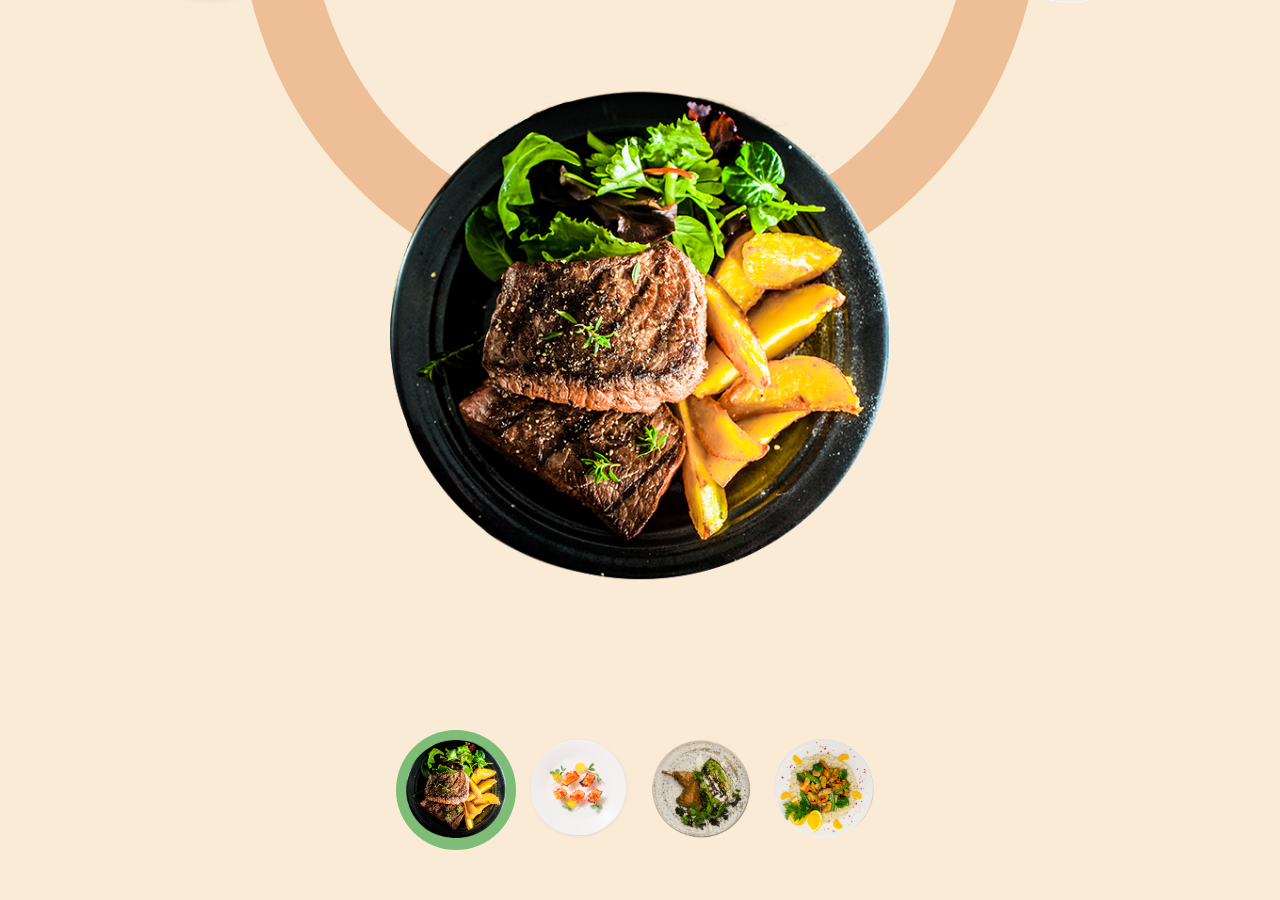
<file: circle-slider/index.html>
<!DOCTYPE html>
<html lang="en">
  <head>
    <meta charset="UTF-8" />
    <meta http-equiv="X-UA-Compatible" content="IE=edge" />
    <meta name="viewport" content="width=device-width, initial-scale=1.0" />
    <link rel="stylesheet" href="style.css" />
    <script src="app.js" defer></script>
    <title>Circle Slider</title>
  </head>
  <body>
    <div class="slideshow">
      <div class="carousel">
        <div class="slide active">
          <img src="images/food-img-1.png" />
        </div>
        <div class="slide">
          <img src="images/food-img-2.png" />
        </div>
        <div class="slide">
          <img src="images/food-img-3.png" />
        </div>
        <div class="slide">
          <img src="images/food-img-4.png" />
        </div>
      </div>
      <div class="controls">
        <a href="#" data-index="1" class="active">
          <img src="images/control-img-1.png" />
        </a>
        <a href="#" data-index="2">
          <img src="images/control-img-2.png" />
        </a>
        <a href="#" data-index="3">
          <img src="images/control-img-3.png" />
        </a>
        <a href="#" data-index="4">
          <img src="images/control-img-4.png" />
        </a>
      </div>
    </div>
  </body>
</html>
</file>
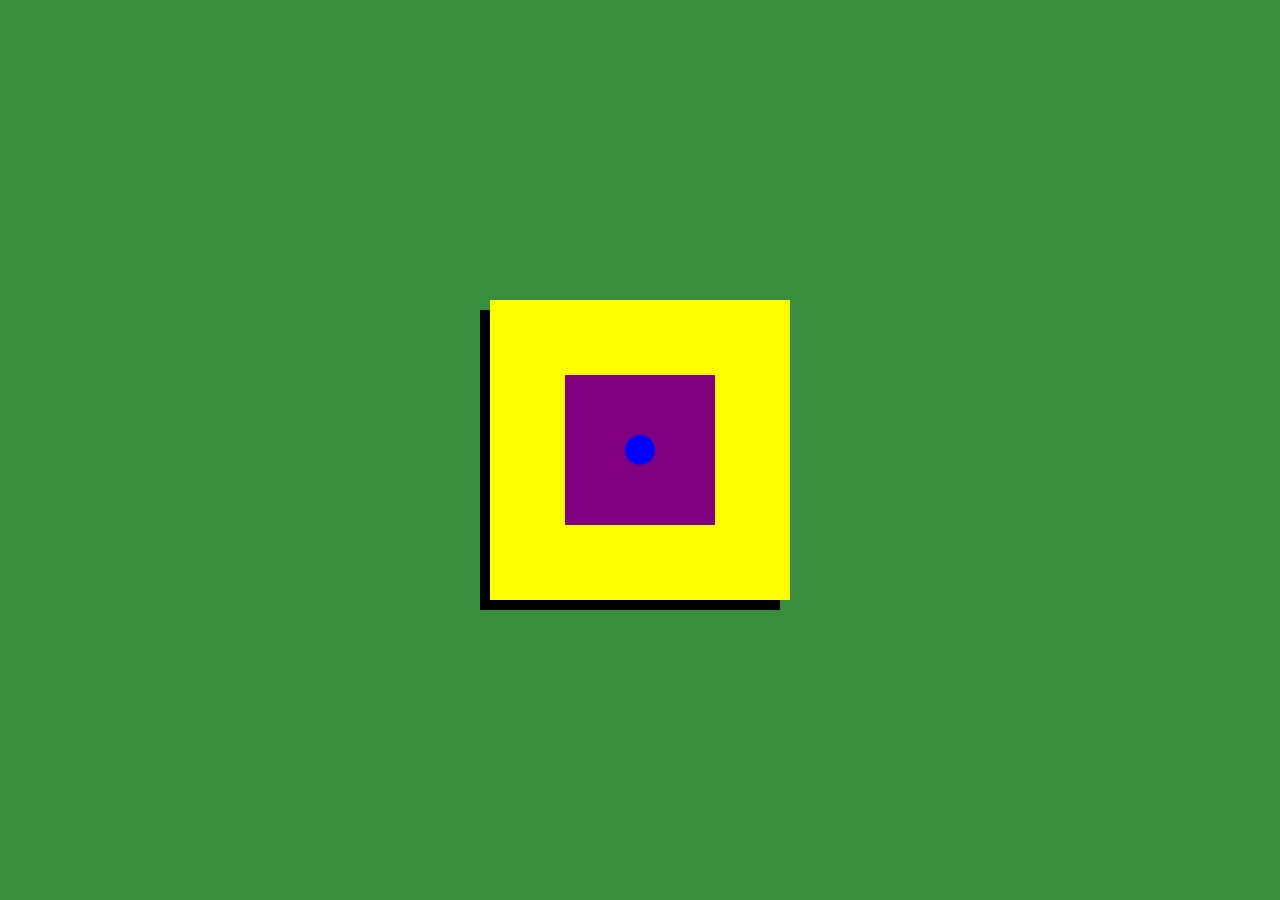
<file: dice/index.html>
<!DOCTYPE html>
<html lang="en">
<head>
    <meta charset="UTF-8">
    <meta name="viewport" content="width=device-width, initial-scale=1.0">
    <link rel="stylesheet" href="./style.css">
    <title>dice | erickloolpez</title>
</head>
<body>
    <div class="container">
        <div class="dice">
            <div class="face front"></div>
            <div class="face back"></div>
            <div class="face left"></div>
            <div class="face right"></div>
            <div class="face top"></div>
            <div class="face bottom"></div>
        </div>
    </div>
    
        </div>
    </div>
    
</body>
</html>
</file>
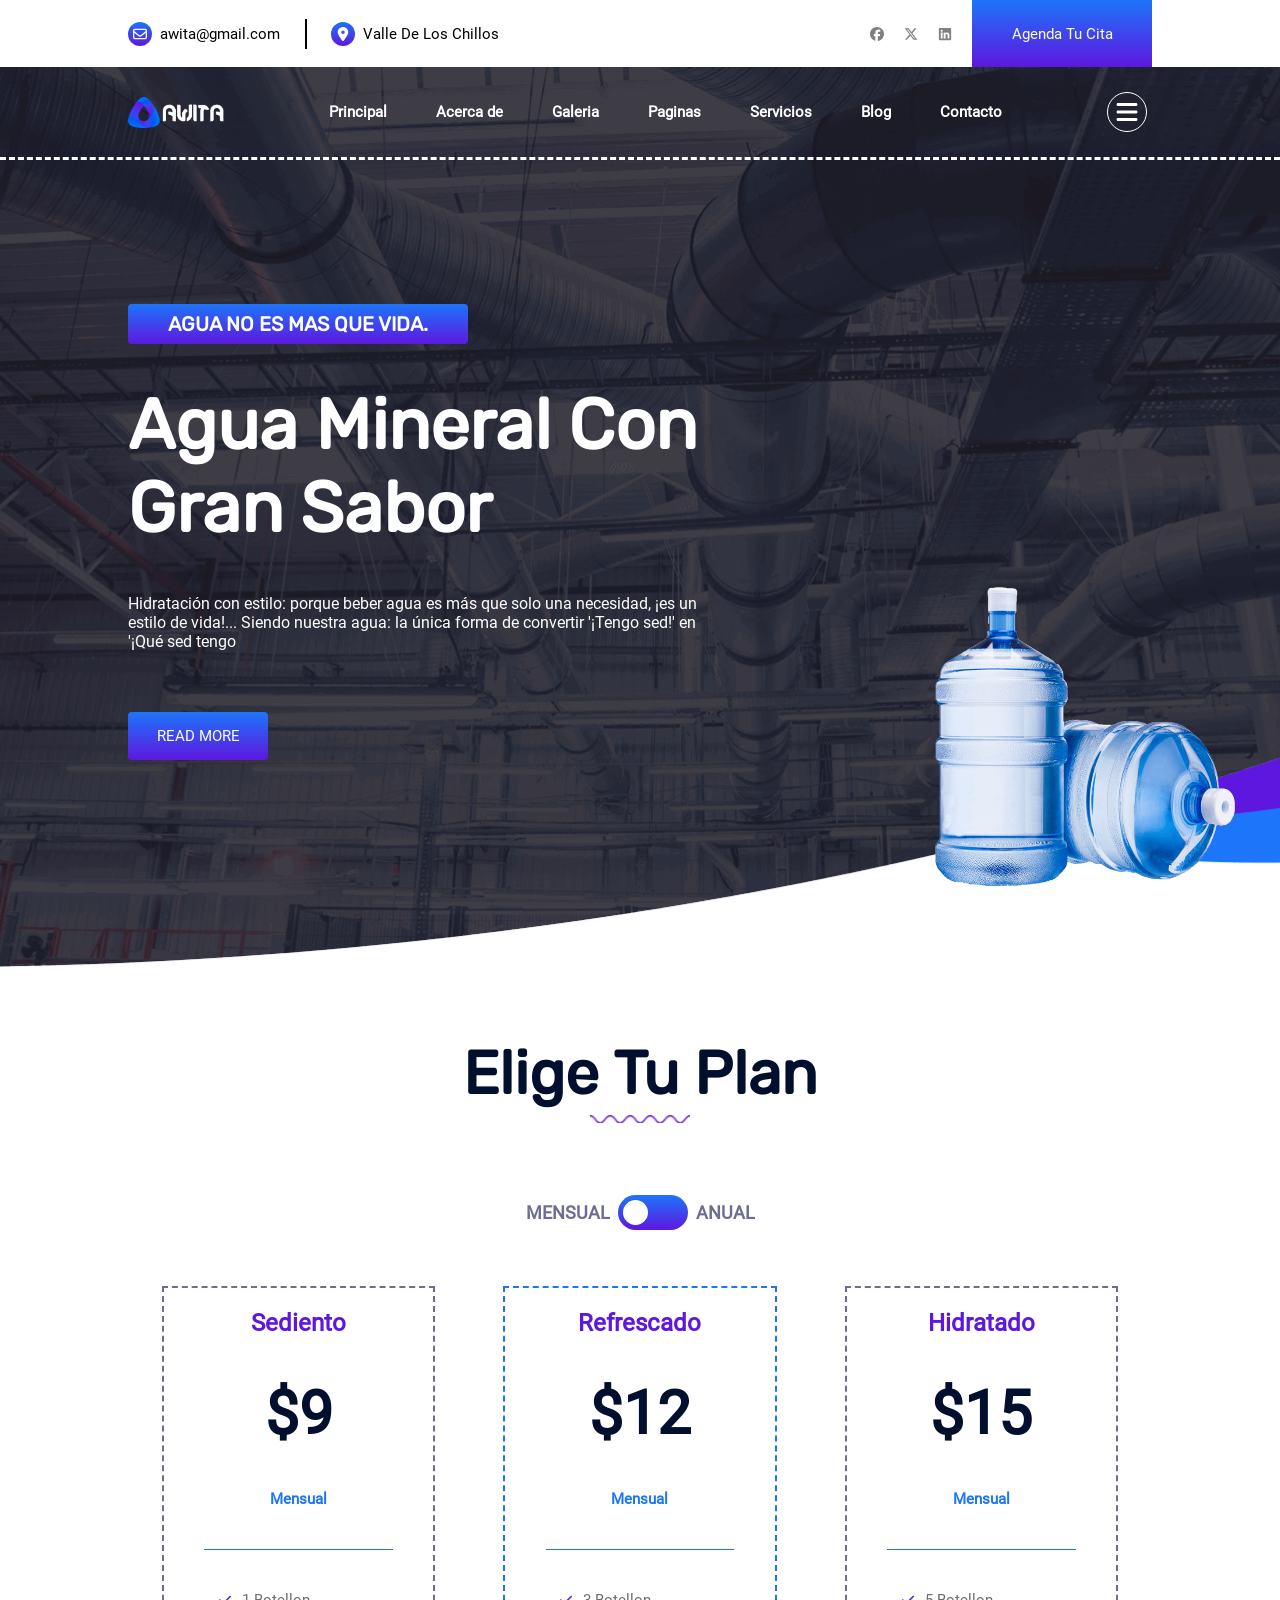
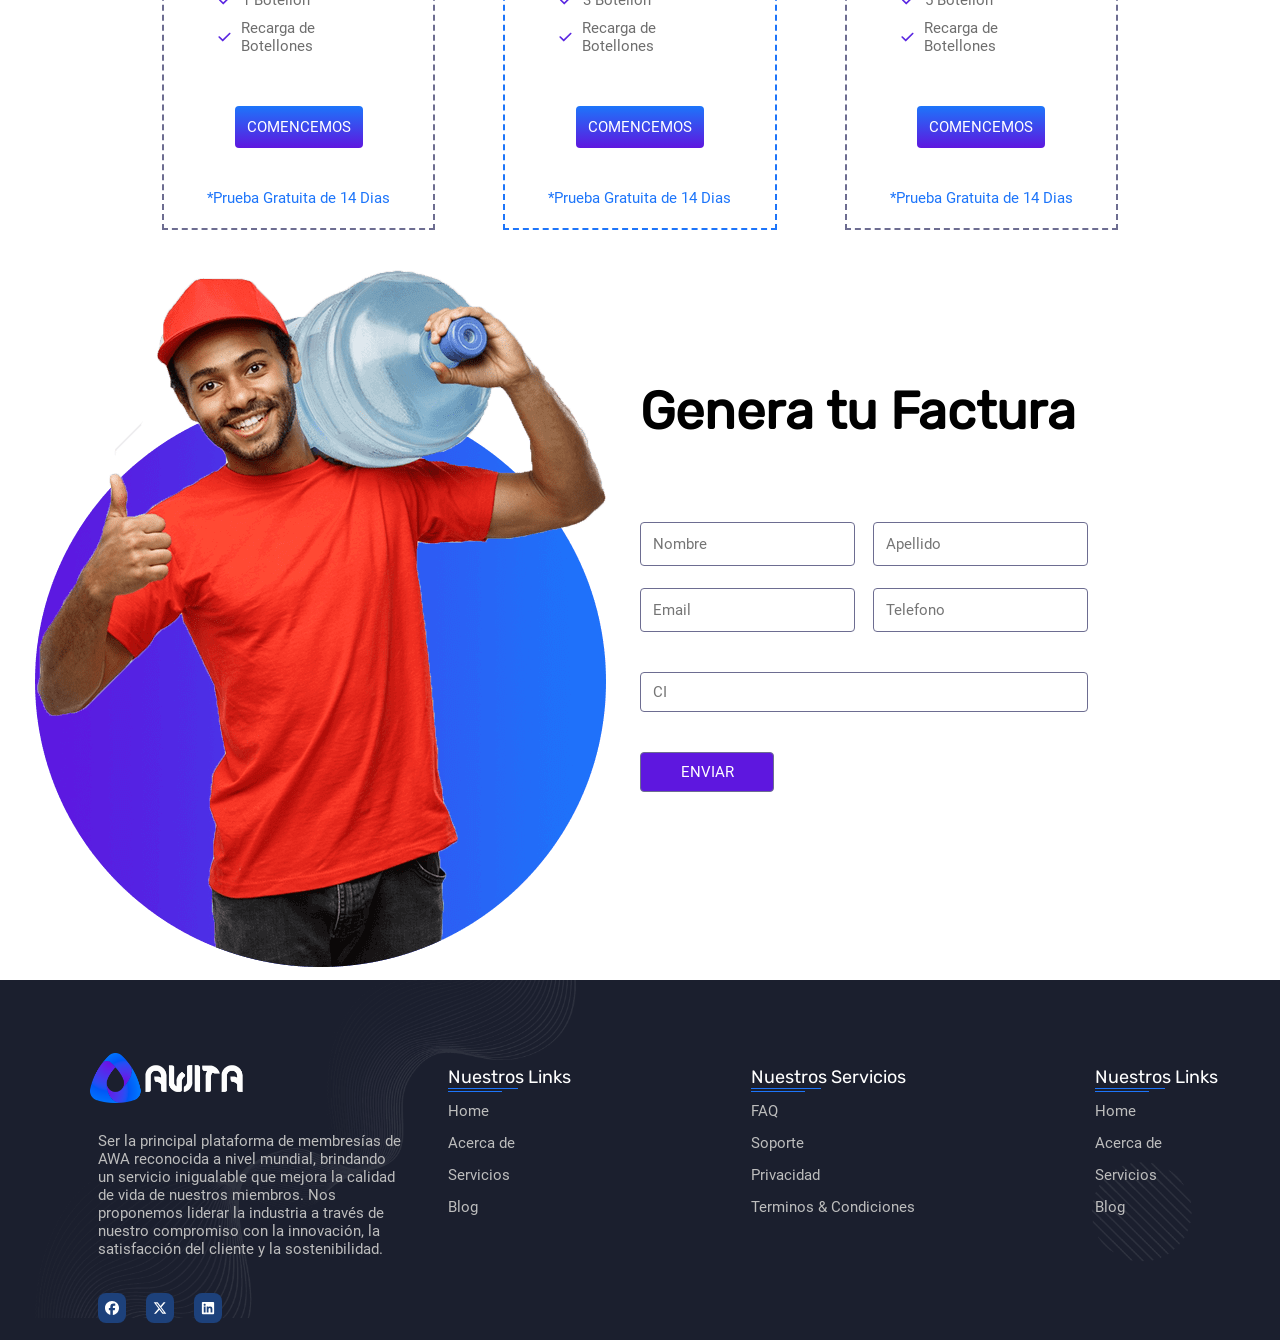
<file: FrontAwita/index.html>
<!DOCTYPE html>
<html lang="en">

<head>
    <meta charset="UTF-8">
    <meta name="viewport" content="width=device-width, initial-scale=1.0">
    <link rel="stylesheet" href="./style.css">
    <title>Document</title>
</head>

<body>
    <header>
        <div class="header-content">
            <div class="header-box header-left">
                <div class="header-info mail">
                    <div class="header-top--circle">
                        <svg xmlns="http://www.w3.org/2000/svg" viewBox="0 0 512 512" width="14px" height="14px"
                            fill="white"><!--!Font Awesome Free 6.5.1 by @fontawesome - https://fontawesome.com License - https://fontawesome.com/license/free Copyright 2024 Fonticons, Inc.-->
                            <path
                                d="M64 112c-8.8 0-16 7.2-16 16v22.1L220.5 291.7c20.7 17 50.4 17 71.1 0L464 150.1V128c0-8.8-7.2-16-16-16H64zM48 212.2V384c0 8.8 7.2 16 16 16H448c8.8 0 16-7.2 16-16V212.2L322 328.8c-38.4 31.5-93.7 31.5-132 0L48 212.2zM0 128C0 92.7 28.7 64 64 64H448c35.3 0 64 28.7 64 64V384c0 35.3-28.7 64-64 64H64c-35.3 0-64-28.7-64-64V128z" />
                        </svg>
                    </div>
                    <p>awita@gmail.com</p>
                </div>
                <div class="header-info">
                    <div class="header-top--circle">
                        <svg xmlns="http://www.w3.org/2000/svg" viewBox="0 0 384 512" width="14px" height="14px"
                            fill="white"><!--!Font Awesome Free 6.5.1 by @fontawesome - https://fontawesome.com License - https://fontawesome.com/license/free Copyright 2024 Fonticons, Inc.-->
                            <path
                                d="M215.7 499.2C267 435 384 279.4 384 192C384 86 298 0 192 0S0 86 0 192c0 87.4 117 243 168.3 307.2c12.3 15.3 35.1 15.3 47.4 0zM192 128a64 64 0 1 1 0 128 64 64 0 1 1 0-128z" />
                        </svg>
                    </div>
                    <p>Valle De Los Chillos</p>
                </div>
            </div>
            <div class="header-box header-right">
                <div class="header-social">
                    <svg xmlns="http://www.w3.org/2000/svg" viewBox="0 0 512 512" width="14px" height="14px"
                        fill="gray"><!--!Font Awesome Free 6.5.1 by @fontawesome - https://fontawesome.com License - https://fontawesome.com/license/free Copyright 2024 Fonticons, Inc.-->
                        <path
                            d="M512 256C512 114.6 397.4 0 256 0S0 114.6 0 256C0 376 82.7 476.8 194.2 504.5V334.2H141.4V256h52.8V222.3c0-87.1 39.4-127.5 125-127.5c16.2 0 44.2 3.2 55.7 6.4V172c-6-.6-16.5-1-29.6-1c-42 0-58.2 15.9-58.2 57.2V256h83.6l-14.4 78.2H287V510.1C413.8 494.8 512 386.9 512 256h0z" />
                    </svg>
                    <svg xmlns="http://www.w3.org/2000/svg" viewBox="0 0 512 512" width="14px" height="14px"
                        fill="gray"><!--!Font Awesome Free 6.5.1 by @fontawesome - https://fontawesome.com License - https://fontawesome.com/license/free Copyright 2024 Fonticons, Inc.-->
                        <path
                            d="M389.2 48h70.6L305.6 224.2 487 464H345L233.7 318.6 106.5 464H35.8L200.7 275.5 26.8 48H172.4L272.9 180.9 389.2 48zM364.4 421.8h39.1L151.1 88h-42L364.4 421.8z" />
                    </svg>
                    <svg xmlns="http://www.w3.org/2000/svg" viewBox="0 0 448 512" width="14px" height="14px"
                        fill="gray"><!--!Font Awesome Free 6.5.1 by @fontawesome - https://fontawesome.com License - https://fontawesome.com/license/free Copyright 2024 Fonticons, Inc.-->
                        <path
                            d="M416 32H31.9C14.3 32 0 46.5 0 64.3v383.4C0 465.5 14.3 480 31.9 480H416c17.6 0 32-14.5 32-32.3V64.3c0-17.8-14.4-32.3-32-32.3zM135.4 416H69V202.2h66.5V416zm-33.2-243c-21.3 0-38.5-17.3-38.5-38.5S80.9 96 102.2 96c21.2 0 38.5 17.3 38.5 38.5 0 21.3-17.2 38.5-38.5 38.5zm282.1 243h-66.4V312c0-24.8-.5-56.7-34.5-56.7-34.6 0-39.9 27-39.9 54.9V416h-66.4V202.2h63.7v29.2h.9c8.9-16.8 30.6-34.5 62.9-34.5 67.2 0 79.7 44.3 79.7 101.9V416z" />
                    </svg>
                </div>
                <div class="header-appointment">
                    <p>Agenda Tu Cita</p>
                </div>

            </div>
        </div>
    </header>
    <main>
        <div class="layout">
            <div class="main-top">
                <div class="main-top--logo">
                    <img src="./assets/img/awita.png" alt="logo">
                </div>
                <nav>
                    <ul>
                        <li>
                            <p>Principal</p>
                        </li>
                        <li>
                            <p>Acerca de</p>
                        </li>
                        <li>
                            <p>Galeria</p>
                        </li>
                        <li>
                            <p>Paginas</p>
                        </li>
                        <li>
                            <p>Servicios</p>
                        </li>
                        <li>
                            <p>Blog</p>
                        </li>
                        <li>
                            <p>Contacto</p>
                        </li>
                    </ul>
                </nav>
                <div class="main-top--menu">
                    <div class="main-menu--circle">
                        <svg xmlns="http://www.w3.org/2000/svg" viewBox="0 0 448 512" width="24px" height="24px"
                            fill="white"><!--!Font Awesome Free 6.5.1 by @fontawesome - https://fontawesome.com License - https://fontawesome.com/license/free Copyright 2024 Fonticons, Inc.-->
                            <path
                                d="M0 96C0 78.3 14.3 64 32 64H416c17.7 0 32 14.3 32 32s-14.3 32-32 32H32C14.3 128 0 113.7 0 96zM0 256c0-17.7 14.3-32 32-32H416c17.7 0 32 14.3 32 32s-14.3 32-32 32H32c-17.7 0-32-14.3-32-32zM448 416c0 17.7-14.3 32-32 32H32c-17.7 0-32-14.3-32-32s14.3-32 32-32H416c17.7 0 32 14.3 32 32z" />
                        </svg>
                    </div>
                </div>
            </div>
            <div class="main-cover">
                <div class="cover-main">
                    <div class="cover-h3">
                        <h1>Agua no es mas que vida.</h1>
                    </div>
                    <div class="cover-h1">
                        <h1>Agua mineral con gran sabor</h1>
                    </div>
                    <div class="cover-p">
                        <p>Hidratación con estilo: porque beber agua es más que solo una necesidad, ¡es un estilo de
                            vida!... Siendo nuestra agua: la única forma de convertir '¡Tengo sed!' en '¡Qué sed tengo
                        </p>
                    </div>
                    <div class="cover-button">
                        <button>READ MORE</button>
                    </div>
                    <img id="botellon" src="./assets/img/bottellon.png" alt="botellon">
                </div>
            </div>
        </div>
        <div class="plan">
            <div class="plan-content">
                <div class="plan-content--title">
                    <h1>Elige Tu Plan</h1>
                    <img src="./assets/img/rayas.png" alt="rayas.png">
                </div>
                <div class="plan-content--button">
                    <h3>MENSUAL</h3>
                    <input type="checkbox" id="checkButton">
                    <label for="checkButton"></label>
                    <h3>ANUAL</h3>
                </div>
                <div class="plan-content--options">
                    <div class="options-content">
                        <h3>Sediento</h3>
                        <h1 class="sediento">$9</h1>
                        <p class="labelPlanS">Mensual</p>
                        <div class="options-content--line"></div>
                        <ul>
                            <li>
                                <svg xmlns="http://www.w3.org/2000/svg" viewBox="0 0 448 512" width="14px" height="14px"
                                    fill="#5A26E1"><!--!Font Awesome Free 6.5.1 by @fontawesome - https://fontawesome.com License - https://fontawesome.com/license/free Copyright 2024 Fonticons, Inc.-->
                                    <path
                                        d="M438.6 105.4c12.5 12.5 12.5 32.8 0 45.3l-256 256c-12.5 12.5-32.8 12.5-45.3 0l-128-128c-12.5-12.5-12.5-32.8 0-45.3s32.8-12.5 45.3 0L160 338.7 393.4 105.4c12.5-12.5 32.8-12.5 45.3 0z" />
                                </svg>
                                <p>1 Botellon</p>
                            </li>
                            <li>
                                <svg xmlns="http://www.w3.org/2000/svg" viewBox="0 0 448 512" width="14px" height="14px"
                                    fill="#5A26E1"><!--!Font Awesome Free 6.5.1 by @fontawesome - https://fontawesome.com License - https://fontawesome.com/license/free Copyright 2024 Fonticons, Inc.-->
                                    <path
                                        d="M438.6 105.4c12.5 12.5 12.5 32.8 0 45.3l-256 256c-12.5 12.5-32.8 12.5-45.3 0l-128-128c-12.5-12.5-12.5-32.8 0-45.3s32.8-12.5 45.3 0L160 338.7 393.4 105.4c12.5-12.5 32.8-12.5 45.3 0z" />
                                </svg>
                                <p>Recarga de Botellones</p>
                            </li>
                        </ul>
                        <button class='btnSediento btn'>COMENCEMOS</button>
                        <p>*Prueba Gratuita de 14 Dias</p>
                    </div>
                    <div class="options-content refresh">
                        <h3>Refrescado</h3>
                        <h1 class="refrescado">$12</h1>
                        <p class="labelPlanR">Mensual</p>
                        <div class="options-content--line"></div>
                        <ul>
                            <li>
                                <svg xmlns="http://www.w3.org/2000/svg" viewBox="0 0 448 512" width="14px" height="14px"
                                    fill="#5A26E1"><!--!Font Awesome Free 6.5.1 by @fontawesome - https://fontawesome.com License - https://fontawesome.com/license/free Copyright 2024 Fonticons, Inc.-->
                                    <path
                                        d="M438.6 105.4c12.5 12.5 12.5 32.8 0 45.3l-256 256c-12.5 12.5-32.8 12.5-45.3 0l-128-128c-12.5-12.5-12.5-32.8 0-45.3s32.8-12.5 45.3 0L160 338.7 393.4 105.4c12.5-12.5 32.8-12.5 45.3 0z" />
                                </svg>
                                <p>3 Botellon</p>
                            </li>
                            <li>
                                <svg xmlns="http://www.w3.org/2000/svg" viewBox="0 0 448 512" width="14px" height="14px"
                                    fill="#5A26E1"><!--!Font Awesome Free 6.5.1 by @fontawesome - https://fontawesome.com License - https://fontawesome.com/license/free Copyright 2024 Fonticons, Inc.-->
                                    <path
                                        d="M438.6 105.4c12.5 12.5 12.5 32.8 0 45.3l-256 256c-12.5 12.5-32.8 12.5-45.3 0l-128-128c-12.5-12.5-12.5-32.8 0-45.3s32.8-12.5 45.3 0L160 338.7 393.4 105.4c12.5-12.5 32.8-12.5 45.3 0z" />
                                </svg>
                                <p>Recarga de Botellones</p>
                            </li>
                        </ul>
                        <button class='btnRefrescado btn'>COMENCEMOS</button>
                        <p>*Prueba Gratuita de 14 Dias</p>
                    </div>
                    <div class="options-content">
                        <h3>Hidratado</h3>
                        <h1 class="hidratado">$15</h1>
                        <p class="labelPlanH">Mensual</p>
                        <div class="options-content--line"></div>
                        <ul>
                            <li>
                                <svg xmlns="http://www.w3.org/2000/svg" viewBox="0 0 448 512" width="14px" height="14px"
                                    fill="#5A26E1"><!--!Font Awesome Free 6.5.1 by @fontawesome - https://fontawesome.com License - https://fontawesome.com/license/free Copyright 2024 Fonticons, Inc.-->
                                    <path
                                        d="M438.6 105.4c12.5 12.5 12.5 32.8 0 45.3l-256 256c-12.5 12.5-32.8 12.5-45.3 0l-128-128c-12.5-12.5-12.5-32.8 0-45.3s32.8-12.5 45.3 0L160 338.7 393.4 105.4c12.5-12.5 32.8-12.5 45.3 0z" />
                                </svg>
                                <p>5 Botellon</p>
                            </li>
                            <li>
                                <svg xmlns="http://www.w3.org/2000/svg" viewBox="0 0 448 512" width="14px" height="14px"
                                    fill="#5A26E1"><!--!Font Awesome Free 6.5.1 by @fontawesome - https://fontawesome.com License - https://fontawesome.com/license/free Copyright 2024 Fonticons, Inc.-->
                                    <path
                                        d="M438.6 105.4c12.5 12.5 12.5 32.8 0 45.3l-256 256c-12.5 12.5-32.8 12.5-45.3 0l-128-128c-12.5-12.5-12.5-32.8 0-45.3s32.8-12.5 45.3 0L160 338.7 393.4 105.4c12.5-12.5 32.8-12.5 45.3 0z" />
                                </svg>
                                <p>Recarga de Botellones</p>
                            </li>
                        </ul>
                        <button class='btnHidratado btn'>COMENCEMOS</button>
                        <p>*Prueba Gratuita de 14 Dias</p>
                    </div>
                </div>
            </div>
        </div>
        <div class="payment">
            <div class="payment-img">
                <img src="./assets/img/contact-img2.png" alt="contact">
            </div>
            <div class="payment-invoice">
                <h1>Genera tu Factura</h1>
                <p class="payment-info"></p>
                <div class="payment-invoice--container">
                    <div class="payment-invoice--name">
                        <input type="text" placeholder="Nombre">
                        <input type="text" placeholder="Apellido">
                    </div>
                    <div class="payment-invoice--info">
                        <input type="email" placeholder="Email">
                        <input type="text" placeholder="Telefono">
                    </div>
                </div>
                <input class="inputCI" type="text" placeholder="CI">
                <button>Enviar</button>
            </div>
        </div>
        <footer>
            <div class="footer-description">
                <img src="./assets/img/awita.png" alt="logo-awita">
                <p>Ser la principal plataforma de membresías de AWA reconocida a nivel mundial, brindando un servicio inigualable que mejora la calidad de vida de nuestros miembros. Nos proponemos liderar la industria a través de nuestro compromiso con la innovación, la satisfacción del cliente y la sostenibilidad.</p>
                <div class="footer-description--icons">
                    <div class="icons-footer">
                        <svg xmlns="http://www.w3.org/2000/svg" width="14px" height="14px" fill="white"
                            viewBox="0 0 512 512"><!--!Font Awesome Free 6.5.1 by @fontawesome - https://fontawesome.com License - https://fontawesome.com/license/free Copyright 2024 Fonticons, Inc.-->
                            <path
                                d="M512 256C512 114.6 397.4 0 256 0S0 114.6 0 256C0 376 82.7 476.8 194.2 504.5V334.2H141.4V256h52.8V222.3c0-87.1 39.4-127.5 125-127.5c16.2 0 44.2 3.2 55.7 6.4V172c-6-.6-16.5-1-29.6-1c-42 0-58.2 15.9-58.2 57.2V256h83.6l-14.4 78.2H287V510.1C413.8 494.8 512 386.9 512 256h0z" />
                        </svg>
                    </div>
                    <div class="icons-footer">
                        <svg xmlns="http://www.w3.org/2000/svg" width="14px" height="14px" fill="white"
                            viewBox="0 0 512 512"><!--!Font Awesome Free 6.5.1 by @fontawesome - https://fontawesome.com License - https://fontawesome.com/license/free Copyright 2024 Fonticons, Inc.-->
                            <path
                                d="M389.2 48h70.6L305.6 224.2 487 464H345L233.7 318.6 106.5 464H35.8L200.7 275.5 26.8 48H172.4L272.9 180.9 389.2 48zM364.4 421.8h39.1L151.1 88h-42L364.4 421.8z" />
                        </svg>
                    </div>
                    <div class="icons-footer">
                        <svg xmlns="http://www.w3.org/2000/svg" width="14px" height="14px" fill="white"
                            viewBox="0 0 448 512"><!--!Font Awesome Free 6.5.1 by @fontawesome - https://fontawesome.com License - https://fontawesome.com/license/free Copyright 2024 Fonticons, Inc.-->
                            <path
                                d="M416 32H31.9C14.3 32 0 46.5 0 64.3v383.4C0 465.5 14.3 480 31.9 480H416c17.6 0 32-14.5 32-32.3V64.3c0-17.8-14.4-32.3-32-32.3zM135.4 416H69V202.2h66.5V416zm-33.2-243c-21.3 0-38.5-17.3-38.5-38.5S80.9 96 102.2 96c21.2 0 38.5 17.3 38.5 38.5 0 21.3-17.2 38.5-38.5 38.5zm282.1 243h-66.4V312c0-24.8-.5-56.7-34.5-56.7-34.6 0-39.9 27-39.9 54.9V416h-66.4V202.2h63.7v29.2h.9c8.9-16.8 30.6-34.5 62.9-34.5 67.2 0 79.7 44.3 79.7 101.9V416z" />
                        </svg>
                    </div>
                </div>
            </div>
            <div class="footer-list">
                <div class="footer-list--content">
                    <h2>Nuestros Links</h2>
                    <ul>
                        <li>
                            <a href="#">Home</a>
                        </li>
                        <li>
                            <a href="#">Acerca de</a>
                        </li>
                        <li>
                            <a href="#">Servicios</a>
                        </li>
                        <li>
                            <a href="#">Blog</a>
                        </li>
                        <li>
                            <a href="#"></a>
                        </li>
                    </ul>
                </div>
                <div class="footer-list--content ">
                    <h2>Nuestros Servicios</h2>
                    <ul>
                        <li>
                            <a href="#">FAQ</a>
                        </li>
                        <li>
                            <a href="#">Soporte</a>
                        </li>
                        <li>
                            <a href="#">Privacidad</a>
                        </li>
                        <li>
                            <a href="#">Terminos & Condiciones</a>
                        </li>
                    </ul>
                </div>
                <div class="footer-list--content">
                    <h2>Nuestros Links</h2>
                    <ul>
                        <li>
                            <a href="#">Home</a>
                        </li>
                        <li>
                            <a href="#">Acerca de</a>
                        </li>
                        <li>
                            <a href="#">Servicios</a>
                        </li>
                        <li>
                            <a href="#">Blog</a>
                        </li>
                        <li>
                            <a href="#"></a>
                        </li>
                    </ul>
                </div>

            </div>

        </footer>
    </main>

    <script src="./main.js"></script>
</body>

</html>
</file>
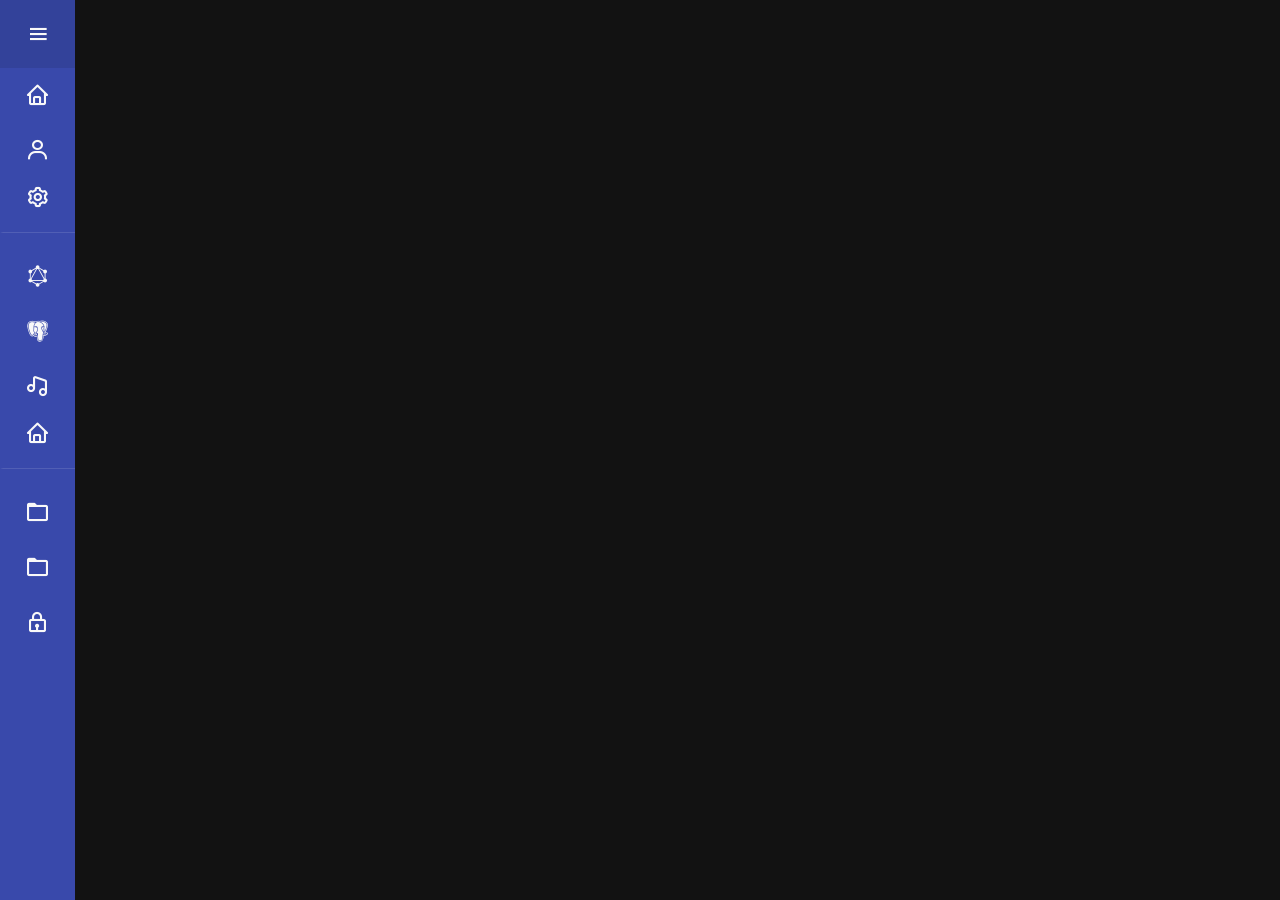
<file: responsive-sidebar/index.html>
<!DOCTYPE html>
<html lang="en">

<head>
    <meta charset="UTF-8">
    <meta name="viewport" content="width=device-width, initial-scale=1.0">
    <link href='https://unpkg.com/boxicons@2.1.4/css/boxicons.min.css' rel='stylesheet'>
    <link rel="stylesheet" href="./style.css ">
    <title>Sidebar #1 | erickloolpez</title>
</head>

<body>
    <nav class="sidebar">
        <div class="sidebar-inner">
            <header class="sidebar-header">
                <button type="button" class="sidebar-burger" onclick="toggleSidebar()">
                    <i class='bx bx-menu'></i>
                </button>
                <img src="./puce.png" alt="puce-logo" class="sidebar-logo">
            </header>
            <nav class="sidebar-menu">
                <button type="button">
                    <i class='bx bx-home'></i>
                    <span>Home</span>
                </button>
                <button type="button">
                    <i class='bx bx-user'></i>
                    <span>Accounts</span>
                </button>
                <button type="button" class="has-border">
                    <i class='bx bx-cog'></i>
                    <span>Settings</span>
                </button>
                <button type="button">
                    <i class='bx bxl-graphql'></i>
                    <span>Blockchain</span>
                </button>
                <button type="button">
                    <i class='bx bxl-postgresql'></i>
                    <span>Databases</span>
                </button>
                <button type="button">
                    <i class='bx bx-music'></i>
                    <span>AudioVibe</span>
                </button>
                <button type="button" class="has-border">
                    <i class='bx bx-home'></i>
                    <span>Soundblast</span>
                </button>
                <button type="button">
                    <i class='bx bx-folder'></i>
                    <span>Folders</span>
                </button>
                <button type="button">
                    <i class='bx bx-folder'></i>
                    <span>Levels</span>
                </button>
                <button type="button">
                    <i class='bx bx-lock'></i>
                    <span>Security</span>
                </button>
            </nav>
        </div>
    </nav>
    <script type="text/javascript">
        const toggleSidebar = () => document.body.classList.toggle("open")
    </script>
</body>

</html>
</file>
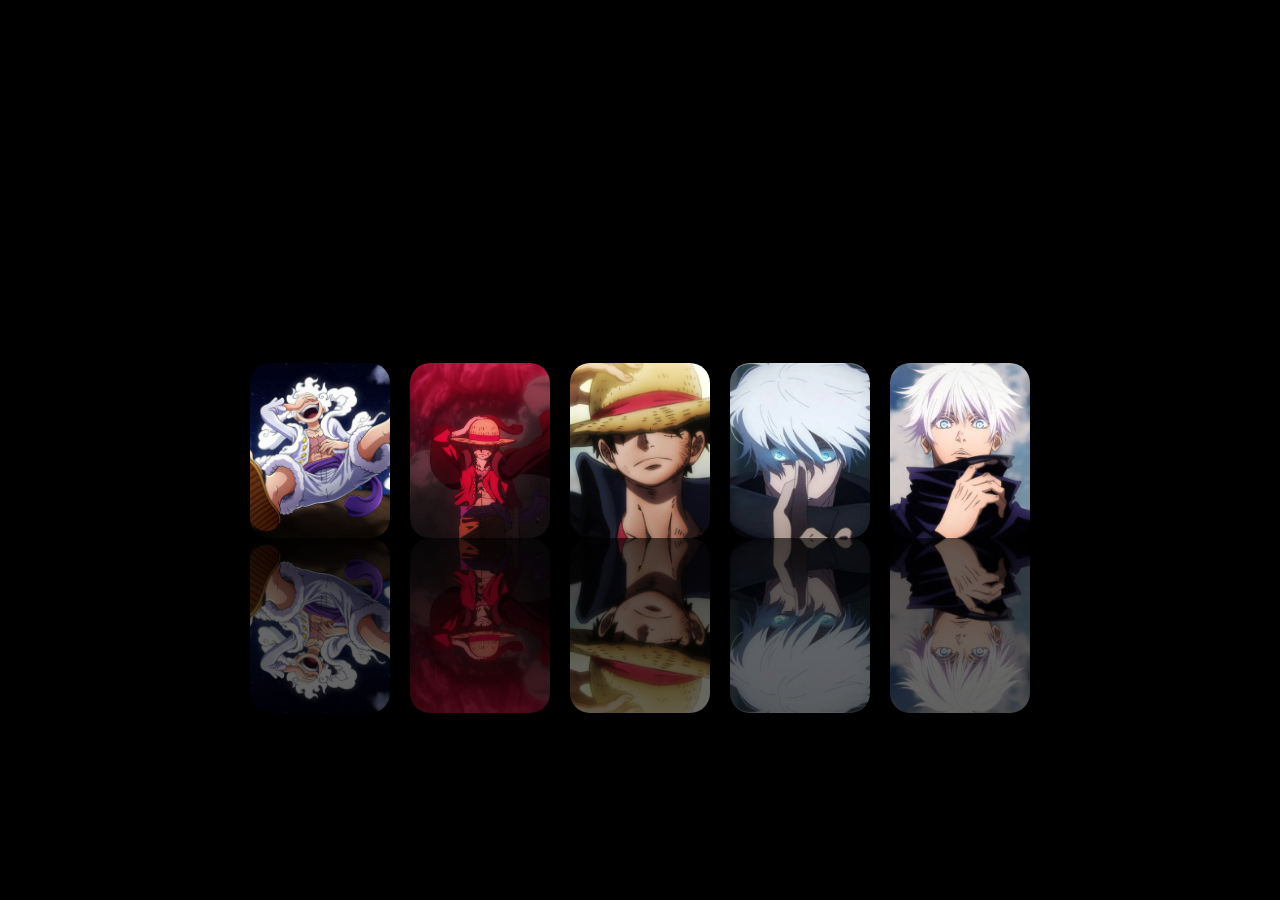
<file: slider-animated/index.html>
<!DOCTYPE html>
<html lang="en">
<head>
    <meta charset="UTF-8">
    <meta name="viewport" content="width=device-width, initial-scale=1.0">
    <title>Document</title>
    <style>
        *{
            margin:0px;
            padding: 0px;
            box-sizing: border-box;
        }
        body{
            width:100%;
            height:100vh;
            display: grid;
            place-items: center;
            background-color: black;
        }
        .carousel{
            width:100%;
            height: fit-content;
            display: flex;
            align-items: center;
            justify-content: center;
            flex-direction: column;
            position: relative;
        }
        .slide-center{
            width: fit-content;
            height:350px;
            display: flex;
            align-items: center;
            justify-content: center;
            transform: translateX(calc(50%-150px));
        }
        .slider{
            width:fit-content;
            height:350px;
            display: flex;
            align-items: center;
            justify-content: center;
            transition: 0.25s ease-in-out;
        }
        .slide{
            width:140px;
            height:175px;
            position: relative;
            border-radius:20px;
            margin:0 10px;
            transition: 0.25s
        }
        .slide img{
            width:100%;
            height: 100%;
            object-fit:cover;
            border-radius:20px;
            -webkit-box-reflect: below 0px linear-gradient(to bottom, rgba(0,0,0,0.4),rgba(0,0,0,0.4));
        }
    </style>
</head>
<body>
    <div class="carousel">
        <!-- <div class="controls"></div> -->
         <div class="slide-center">
             <div class="slider">
                <div class="slide">
                    <img src="./assets/images/luffy_uno.jpg" alt="">
                    <div class="desc">Image 1</div>
                </div>
                <div class="slide">
                    <img src="./assets/images/luffy_dos.jpg" alt="">
                    <div class="desc">Image 2</div>
                </div>
                <div class="slide">
                    <img src="./assets/images/luffy_tres.jpeg" alt="">
                    <div class="desc">Image 3</div>
                </div>
                <div class="slide">
                    <img src="./assets/images/gojo_dos.jpg" alt="">
                    <div class="desc">Image 4</div>
                </div>
                <div class="slide">
                    <img src="./assets/images/gojo_uno.jpg" alt="">
                    <div class="desc">Image 5</div>
                </div>
             </div>
         </div>

    </div>
     
</body>
</html>
</file>
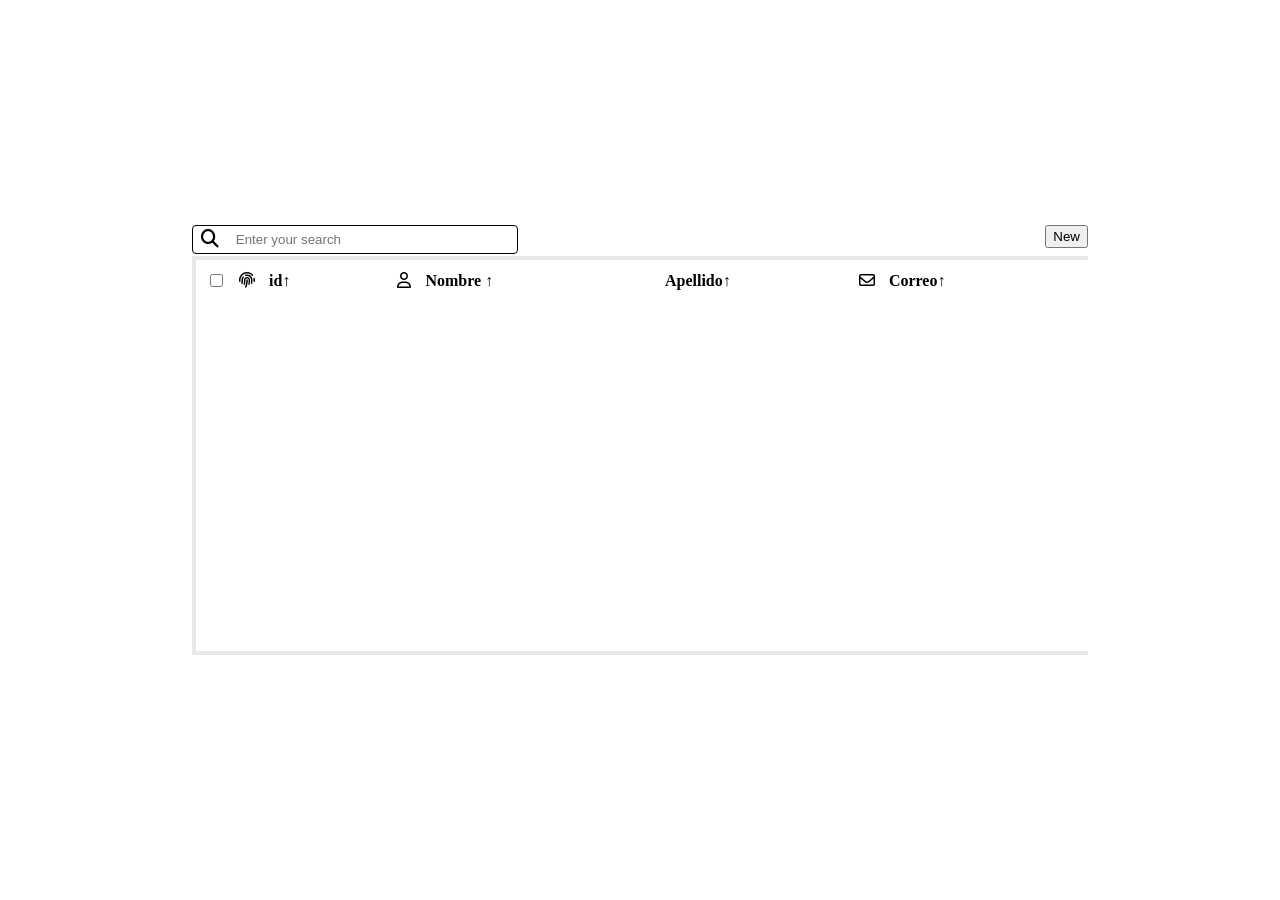
<file: test-rest/index.html>
<!DOCTYPE html>
<html lang="en">

<head>
    <meta charset="UTF-8">
    <meta name="viewport" content="width=device-width, initial-scale=1.0">
    <link rel="stylesheet" href="https://cdnjs.cloudflare.com/ajax/libs/font-awesome/6.5.2/css/all.min.css"
        integrity="sha512-SnH5WK+bZxgPHs44uWIX+LLJAJ9/2PkPKZ5QiAj6Ta86w+fsb2TkcmfRyVX3pBnMFcV7oQPJkl9QevSCWr3W6A=="
        crossorigin="anonymous" referrerpolicy="no-referrer" />
    <link rel="stylesheet" href="./style.css">
    <title>Document</title>
</head>

<body>
    <div class="table">
        <div class="tableContainer">
            <div class="table-header">
                <div class="table-input">
                    <i class="fa-solid fa-magnifying-glass"></i>
                    <input type="text" placeholder="Enter your search">
                </div>
                <button onclick='handleClickNew()'>New</button>
            </div>
            <div class="table-wrap">
                <table>
                    <thead>
                        <tr>
                            <th><input type="checkbox"></th>
                            <th><i class="fa-solid fa-fingerprint"></i>id&UpArrow;</span></th>
                            <th><i class="fa-regular fa-user"></i>Nombre &UpArrow;</span></th>
                            <th>Apellido&UpArrow;</span></th>
                            <th><i class="fa-regular fa-envelope"></i>Correo&UpArrow;</span></th>
                        </tr>
                    </thead>
                    <tbody id="table-body">
                    </tbody>
                </table>
            </div>

        </div>
        <div class="input">
            <div class="input-header">
                <h1>Cliente</h1>
            </div>
            <div class="input-main">
                <div class="input-boxes">
                    <h2>ID:</h2>
                    <input id="clienteID" type="text">
                </div>
                <div class="input-boxes">
                    <h2>Nombre:</h2>
                    <input id="clienteNombre" type="text">
                </div>
                <div class="input-boxes">
                    <h2>Apellido:</h2>
                    <input id="clienteApellido" type="text">
                </div>
                <div class="input-boxes">
                    <h2>Email:</h2>
                    <input id="clienteEmail" type="text">
                </div>

            </div>
            <div class="input-footer">
                <button id="postButton">Guardar</button>
                <button>Eliminar</button>
            </div>
            <div class ='input-footer--two'>
                <button>Crear</button>
            </div>
        </div>
    </div>
    <script src="services.js"></script>
</body>

</html>
</file>
<file: circle-slider/style.css>
* {
  margin: 0;
  padding: 0;
  box-sizing: border-box;
}

html {
  font-size: 62.5%;
}

.slideshow {
  height: 100vh;
  background-color: antiquewhite;
  display: flex;
  flex-direction: column;
  justify-content: space-around;
  align-items: center;
  overflow: hidden;
}

.carousel {
  width: 80rem;
  height: 80rem;
  border: 7rem solid#eebe97;
  border-radius: 100%;
  display: flex;
  justify-content: center;
  align-items: center;
  position: relative;
  top: -55%;
  flex-shrink: 0;
  transition: rotate 1s;
}

.slide {
  width: 20rem;
  position: absolute;
}

.slide:nth-child(1) {
  bottom: -20rem;
}

.slide:nth-child(2) {
  left: -20rem;
}

.slide:nth-child(3) {
  top: -20rem;
}

.slide:nth-child(4) {
  right: -20rem;
}

.slide.active img {
  transform: scale(2.5);
  transition: transform 0.5s 0.5s;
}

.slide img {
  width: 100%;
  object-fit: cover;
  transition: transform 0.5s;
}

.controls {
  position: sticky;
  bottom: 5rem;
}

.controls a {
  padding: 1rem;
  display: inline-block;
  cursor: pointer;
  border-radius: 10rem;
  transition: background-color 1s;
}

.controls a.active {
  background-color: #7dbd77;
}

.controls img {
  width: 10rem;
}
</file>
<file: dice/style.css>
* {
    margin: 0px;
    padding: 0px;
    box-sizing: border-box;
}

body {
    width: 100%;
    height: 100vh;
    display: grid;
    place-items: center;
    background-color: #388e3c;
}

.container {
    width: 300px;
    height: 300px;
    background-color: yellow;
    display: grid;
    place-items: center;
    box-shadow: -10px 10px 0px 0px black;
}

@keyframes turnAround {
    50% {
        transform:
            rotateX(360deg)
    }

    75% {
        transform:
            rotateY(180deg)
    }

    100% {
        transform:
            rotateY(-180deg)
    }
}

.dice {
    position: relative;
    width: 150px;
    height: 150px;
    transform-style: preserve-3d;
    animation: turnAround 10s infinite;
}

.face {
    position: absolute;
    width: 100%;
    height: 100%;
    transform-style: preserve-3d;
}

.face::before {
    content: '';
    position: absolute;
    width: 100%;
    height: 100%;
    background-color: red;
    transform: translateZ(-1px);
}

.face::after {
    content: '';
    position: absolute;
    background-color: blue;
    width: 10px;
    height: 10px;
    top: 50%;
    left: 50%;
}

.front {
    transform: translateZ(75px);
    background-color: purple;
}

.front::after {
    width: 30px;
    height: 30px;
    border-radius: 50%;
    margin: -15px;
}

.back {
    transform: translateZ(-75px) rotateX(180deg);
    background-color: orange;
}

.back::after {
    border-radius: 50%;
    box-shadow:
        40px 0px,
        40px -40px,
        0px -40px,
        0px -80px,
        40px -80px;
    margin: 35px 0 0 -20px;
}

.right {
    transform: rotateY(90deg) translateZ(75px);
    background-color: green;
}

.right::after {
    border-radius: 50%;
    box-shadow:
        40px 40px,
        40px -40px,
        -40px 40px,
        -40px -40px;
    margin: -10px 0 0 -10px;
}

.left {
    transform: rotateY(-90deg) translateZ(75px);
    background-color: greenyellow;
}

.left::after {
    border-radius: 50%;
    box-shadow:
        40px -40px;
    margin: 15px 0 0 -15px;
}

.top {
    transform: rotateX(90deg) translateZ(75px);
    background-color: skyblue;
}

.top::after {
    border-radius: 50%;
    box-shadow:
        40px -40px,
        -40px 40px;
    margin: -10px 0 0 -8px;
}

.bottom {
    transform: rotateX(-90deg) translateZ(75px);
    background-color: coral;
}

.bottom::after {
    border-radius: 50%;
    box-shadow:
        40px 0px,
        40px 40px,
        0px 40px;
    margin: -25px 0 0 -20px;
}
</file>
<file: FrontAwita/style.css>
@font-face{
    font-family: 'Roboto';
    src: url('./assets/fonts/Roboto/Roboto-Regular.ttf');
    font-weight: normal;
    font-style: normal;
}

@font-face{
    font-family: 'Rubik';
    src: url('./assets/fonts/Rubik/static/Rubik-Regular.ttf');
    font-weight: normal;
    font-style: normal;
}


*{
    padding: 0px;
    margin: 0px;
    box-sizing: border-box;
    font-family: 'Roboto';
    font-size: 15px;
}


header{
    width: 100%;
    height:67.125px;
    display: flex;
    justify-content: center;
}

.header-content{
    width: 59%;
    height: 100%;
    display: flex;
    justify-content: space-between;
    align-items: center;
}

.header-box{
    display: flex;/* Pay attention with the width later */
    height: 100%;
    align-items: center;
}

.header-left{
    gap: 12px;
}

.header-info{
    width: 100%;
    height: 100%;
    display: flex;
    align-items: center;
    gap:8px;
}

.mail::after{
    width:5px;
    height:30px;
    border-right: 2px solid black;
    content: ''; 
    display: block;
    margin-inline: 12px;
}

.header-top--circle{
    width: 24px;
    height: 24px;
    background: linear-gradient(0deg, rgb(94, 23, 223) 0%, rgb(29, 117, 250) 100%);
    border-radius: 50%;
    display: flex;
    justify-content: center;
    align-items: center;
}

.header-right{
    gap: 20px;
}

.header-social{
    display: flex;
    gap:20px;
}

.header-appointment{
    width:180px;
    height: 100%;
    background: linear-gradient(0deg, rgb(94, 23, 223) 0%, rgb(29, 117, 250) 100%);
    display: flex;
    justify-content: center;
    align-items: center;
    color: white;
}



/*Top Main*/

.layout {
    width:100%;
    height: 100vh;
    background-image: url('./assets/img/background.png');
    background-repeat: no-repeat;
    background-position:center;
    background-size:cover;
    display: flex;
    flex-direction: column;
    align-items: center;
}

.main-top{
    width: 59%;
    height: 95.89px;
    display: flex;
    justify-content: space-between;
}

.main-top--logo{
    width:200px;
    height: 100%;
}

.main-top--logo img{
    width: 100%;
    height: 100%;
    object-fit: contain;
}

nav{
    width: 673px;
    height: 100%;
    display: flex;
    align-items: center;
}

nav ul{
    font-weight: bold;
    color: white;
    width: 100%;
    list-style: none;
    display: flex;
    justify-content: space-between;
}

.main-top--menu{
    width: 50px;
    height: 100%;
    display: flex;
    justify-content: center;
    align-items: center;
}

.main-menu--circle{
    width:40px;
    height: 40px;
    border-radius: 50%;
    display: flex;
    justify-content: center;
    align-items: center;
    border:1px solid white;
}

.main-cover{
    width: 100%;
    height: 860px;
    border-top: dashed white;
    display: flex;
    justify-content: center;
}

.cover-main{
    width: 59%;
    height: 100%;
    position: relative;
    display: flex;
    flex-direction: column;
    justify-content: center;
    gap:40px;
}

.cover-h3{
    width: 340px;
    height: 40px;
    background: linear-gradient(0deg, rgb(94, 23, 223) 0%, rgb(29, 117, 250) 100%);
    padding: 8px;
    border-radius: 4px;
    display: flex;
    align-items: center;
    justify-content: center;
}

.cover-h3 h1{
    font-size: 20px;
    text-transform:uppercase;
    color : white;
    font-family: 'Rubik'
}

.cover-h1{
    width: 600px;
    height: 170px;
}
.cover-h1 h1{
    font-size:70px;
    text-transform: capitalize;
    color: white;
    font-family: 'Rubik'

}

.cover-p{
    width: 600px;
    height: 30px;
}

.cover-p p{
    color: white;
    font-size: 16px;
}

.cover-button{
    width: 140px;
    height: 48px;
    margin-top:48px;
    margin-bottom: 64px;
}

.cover-main button{
    width:100%;
    height: 100%;
    background: linear-gradient(0deg, rgb(94, 23, 223) 0%, rgb(29, 117, 250) 100%);
    border: none;
    border-radius:4px;
    color: white;
}

#botellon{
    position: absolute;
    right: -240px;
    bottom: 111px;
}




/*Section of Membresy*/

.plan{
    width: 100%;
    height:863px;
    margin-top:30px;
    display: flex;
    justify-content: center;
}
.plan-content{
    width:59%;
    height:100%;
    display: flex;
    flex-direction: column;
    align-items: center;
}
.plan-content--title{
    width: 100%;
    height:20%;
    display: flex;
    flex-direction: column;
    align-items: center;
    justify-content: center;
}
.plan-content--title h1{
    font-family: 'Rubik';
    font-weight: bold;
    font-size: 60px;
    color: #010F2E;
}
.plan-content--title img{
    width: 100px;
    height: 20px;
    object-fit: contain;

}
.plan-content--button{
    width: 100%;
    height: 10%;
    display: flex;
    justify-content: center;
    align-items: center;
    gap:8px;
}
.plan-content--button h3{
    font-size: 18px;
    color: #6D6D91;
}
.plan-content--button label{
    background: linear-gradient(0deg, rgb(94, 23, 223) 0%, rgb(29, 117, 250) 100%);
    width:70px;
    height:35px;
    border-radius:20px;
    cursor: pointer;
    transition: 0.2s;
}
.plan-content--button label::before{
    position: absolute;
    content: '';
    background-color: white;
    width: 25px;
    height: 25px;
    border-radius: 50%;
    margin: 5px;
    transition: 0.2s;
}
.plan-content--button input:checked + label::before{
    transform: translateX(35px);
}
.plan-content--button input{
    display: none;
}
.plan-content--options{
    width: 100%;
    height: 70%;
    display: grid;
    grid-template:repeat(1,1fr)/repeat(3,1fr);
    justify-items: center;
    align-items: center;
}
.options-content{
    width:80%;
    height: 90%;
    border: 2px dashed #6D6D91;
    display: flex;
    flex-direction: column;
    align-items: center;
    justify-content: space-around;
}
.options-content ul{
    width: 60%;
}
.options-content ul li{
    display :flex;
    margin-bottom: 10px;
    gap: 10px;
    align-items: center;
}
.options-content h3:first-of-type{
    font-size: 24px;
    color: #5E17DF;
}
.options-content h1{
    font-size: 60px;
    color: #010F2E;
}
.options-content > p{
    color:#1D75FA;
    font-weight: bold;
}
.options-content--line{
    width: 70%;
    height:1px;
    border-bottom: 1px solid #1D75FA;
}
.options-content ul li p{
    color: #6e6e6e;
}
.options-content button{
    border: none ;
    background: linear-gradient(0deg, rgb(94, 23, 223) 0%, rgb(29, 117, 250) 100%);
    padding:12px;
    border-radius:4px;
    color: white;
    font-size: 15px;
}

.options-content button:hover{
    background-image: -webkit-linear-gradient( 0deg, rgb(245,105,22) 0%, rgb(241,171,15) 100%);
}
.options-content > p:last-of-type{
    font-size:15px;
    color: #1D75FA;
    font-weight: lighter;
}
.refresh{
    border: 2px dashed #1D75FA;
}


/*Section of Payment*/

.payment{
    width: 100%;
    height: 80vh;
    display: grid;
    grid-template-columns: 50% 50%;
    grid-template-rows :100%;
}

.payment-img{
    justify-self: center;
    align-self: center;
}

.payment-invoice{
    align-self: center;
    width: 70%;
    height: 480px;
    display :flex;
    flex-direction: column;
    gap: 40px;
}

.payment-invoice p, strong {
    font-size: 28px;
}

.payment-invoice h1{
    font-size:52px;
    font-family: 'Rubik';
}

.payment-invoice--container{
    width: 100%;
    height: 110px;
}

.payment-invoice--name{
    margin-bottom: 22px;
}

.payment-invoice--name, .payment-invoice--info{
    display: flex;
    justify-content: space-between;
}
.payment-invoice--name input, .payment-invoice--info input {
    width:48%;
    height:44px;
    border-radius: 4px;
    border :1px solid #6D6D91;
    padding-left:12px;
}

.inputCI {
    width: 100%;
    height: 40px;
    border-radius: 4px;
    border: 1px solid #6D6D91;
    padding-left: 12px;
}

.payment-invoice button{
    width: 30%;
    height: 40px;
    border-radius: 4px;
    border: 1px solid #6D6D91;
    color: white;
    text-transform: uppercase;
    background-color :#5E17DF;
    padding: 8px;
}



/*Section of Footer*/

footer{
    width: 100%;
    height: 40vh;
    background-image: url('./assets/img/footer_bg.png');
    background-repeat: no-repeat;
    background-size:cover ;
    display :grid;
    grid-template-columns: 35% 65%;
}

.footer-description {
    width: 80%;
    height: 264px;
    justify-self: end ;
    align-self: center;
}

.footer-description img{
    width: 160px;
    height: 100px;
    object-fit: contain;
}

.footer-description p{
    width: 90%;
    font-family: 'Roboto';
    padding-inline: 8px;
    color:#bdbdbd;
}

.footer-description--icons{
    width: 50%;
    height:40px;
    margin-top: 30px;
    padding-inline: 8px;
    display: flex;
    align-items: center;
    gap: 20px;
}

.icons-footer{
    width: 28px;
    height: 30px;
    background-color :#1D417B;
    display: flex;
    justify-content: center;
    align-items: center;
    border-radius:8px;
}

.footer-list{
    display: flex;
    gap: 180px;
    height: 264px;
    align-self: center;
}

.footer-list--content h2{
    position: relative;
    margin-top: 38px;
    font-family: 'Rubik';
    font-size: 18px;
    color: white;
    font-weight:lighter;
}
.footer-list--content h2::after{
    content: "";
    position: absolute;
    left: 0;
    bottom: -4px;
    height: 4px;
    width: 80px;
    background: url('./assets/img/f-line.png') no-repeat;
}

.footer-list--content ul{
    list-style: none;
}

.footer-list--content ul li{
    margin-top: 14px;
}

.footer-list--content ul li a{
    text-decoration :none;
    color:#bdbdbd;
}





@media(max-width:1450px){
    .header-content{
        width: 80%;
    }
    .main-top{
        width: 80%;
    }
    .cover-main{
        width: 80%;
    }
    .main-top--logo{
        width: 100px;
    }
    #botellon{
        width:500px;
        height:500px;
        right:-83px;
        bottom: -36px;
    }
    .cover-main button{
        margin-bottom: -74px;
    }
    .plan-content{
        width: 80%;
    }


@media(max-width:1300px){
    #botellon{
        width:300px;
        height: 300px;
        bottom:80px;
    }
}
@media(max-width:990px){
    .main-top--logo{
        width: 200px;
    }
    nav{
        display: none;
    }
    .cover-h3{
        width:308px;
    }
    .cover-h1 {
        width: 390px;
        height: 84px;
    }
    .cover-h1 h1{
        font-size:35px;
    }
    .cover-p{
        width:340px;
        height: 130px;
    }
    .cover-p{
        line-height: 26px;
    }
    .cover-button{
        width:142px;
        height: 55px;
        margin-top: -8px;
    }
    #botellon{
        width:400px;
        height: 400px;
    }
    
}
@media(max-width: 958px){
    .layout{
        height: 970px;
    }
    .main-top{
        width: 461px;
        height: 10%;
    }
    .main-cover{
        height: 90%;
    }
    .cover-main{
        width: 461px;
        justify-content: unset;
    }
    header{
        display: none;
    }
    .cover-h3{
        width: 240px;
        height: 38px;
        margin-top:40px;
        padding-block: 10px;
        padding-inline:10px;
    }
    .cover-h3 h1{
        font-size: 15px;
    }
    .cover-h1 {
        width: 480px;
        height: 48px;
    }
    .cover-h1 h1{
        font-size: 32px;
    }
    .cover-p{
        width: 480px;
        height: 104px;
    }
    .cover-p p{
        line-height: 26px;
    }
    #botellon{
        position: static;
        width:461px;
        height: 400px;
    }

}

@media(max-width:483px){
    .main-top{
        width: 75%;
    }
    .main-top--logo{
        width:120px;
    }
    .main-cover{
        height: 90%;
    }
    .cover-main{
        width: 75%;
        justify-content: unset;
    }
    .cover-h3{
        width: auto;
        height: auto;
        margin-top:40px;
        padding-block: 10px;
        padding-inline:20px;
    }
    .cover-h3 h1{
        font-size: 15px;
    }
    .cover-h1 {
        width: auto;
        height: auto;
    }
    .cover-h1 h1{
        font-size: 32px;
    }
    .cover-p{
        width: auto;
        height: auto;
    }
    #botellon{
        width:auto;
        height: auto;
    }

}
}
</file>
<file: responsive-sidebar/style.css>
@import url('https://fonts.googleapis.com/css2?family=Ubuntu:ital,wght@0,300;0,400;0,500;0,700;1,300;1,400;1,500;1,700&display=swap');


*{
    box-sizing: border-box;
}

body{
    margin: 0;
    background: #121212;
}

button{
    background: transparent;
    border: 0;
    padding: 0;
    cursor:pointer;
}

.sidebar{
    position: absolute;
    overflow: hidden;
    top: 0;
    left: 0;
    width: 75px;
    height:100%;
    background: #3949ab;
    transition: all 0.4s;
}

body.open .sidebar{
    width:240px;
}

.sidebar-inner{
    position: absolute;
    top: 0;
    left: 0;
    width: 300px;
}

.sidebar-header{
    display:flex;
    align-items:center;
    height: 68px;
    padding : 0 1.25rem 0 0;
    background: rgba(0,0,0,0.1);
    border-left:3px solid transparent;
    transition: all 0.4s; 
}

.sidebar-header:hover {
    border-left :3px solid #bdbdbd;
}

.sidebar-burger{
    width: 70px;
    height: 70px;
    display:grid;
    place-items:center;
}

.sidebar-burger > i, body.open .sidebar-burger > i {
    font-size: 25px;
    color: #f9f9f9;
    transition: all 0.4s;
}

.sidebar-burger:hover > i , body.open .sidbar-burger:hover > i{
     color: #bdbdbd;
}

.sidebar-logo{
    height: 30px;
    opacity: 0;
    transition: all 0.4s;
}

body.open .sidebar-logo{
    opacity: 1;
    transition: all 0.4s;
}

.sidebar-menu{
    display: grid;
}

.sidebar-menu > button{
    display:flex;
    gap:12px;
    align-items:center;
    height: 55px;
    font-family: 'Ubuntu';
    font-size:14px;
    font-weight:400;
    letter-spacing: 2px;
    line-height:1;
    padding:0 22px;
    border-left: 3px solid transparent;
    transition: all 0.4s;
}

.sidebar-menu > button:hover{
    border-left:3px solid #f9f9f9;
}

.sidebar-menu > button.has-border{
    padding-bottom:1rem;
    border-bottom: 1px solid rgba(255,255,255,0.12);
    margin-bottom: 1rem;
}

.sidebar-menu > button > i{
    font-size: 25px;
    color: #f9f9f9;
    transition: all 0.4s;
}

.sidebar-menu > button:hover > i , .sidebar-menu > button:hover > span{
    color: #bdbdbd;
}

.sidebar-menu > button > span{
    color: #f9f9f9;
    opacity: 0;
    transition: all 0.4s;
}

body.open .sidebar-menu > button > span{
    opacity:1;
    transition: all 0.4s;
}
</file>
<file: test-rest/style.css>
:root{
    --cols: 30%;
}


body{
    padding: 0;
    margin: 0;
    box-sizing: border-box;
    width: 100%;
    height: 100vh;
    display: grid;
    place-items: center;
}

.active{
    display: none;
}

.table{
    width: 70%;
    height: 50%;
    overflow: hidden;
    display: grid;
    grid-template-columns: 100%;
    grid-template-rows: 100%;
}

.tableContainer{
    width: 100%;
    height: 100%;
}

.table-header{
    width: 100%;
    height:5%;
    display: flex;
    justify-content: space-between;
    margin-bottom: 8px;
}

.table-input{
    width: 320px;
    height: 100%;
    display: flex;
    align-items: center;
    border: 1px solid black;
    padding: 2px;
    border-radius: 4px;
}

.table-input i{
    display: flex;
    justify-content: center;
    align-items: center;
    width: 10%;
    height: 100%;
    font-size: 18px;
}

.table-input input{
    width: 90%;
    height: 90%;
    margin-left: 8px;
    border: none;
    outline: none;
}

.input{
    width: 100%;
    height:100%;
    display: flex;
    flex-direction: column;
    align-items: center;
    background-color: blue;
    justify-content: space-between;
}

.input-header{
    width: 100%;
    height: 10%;
    display: flex;
    justify-content: center ;
    align-items: center;
}

.input-main{
    width: 100%;
    height:60%;
    background-color: green;
    display: flex;
    flex-wrap: wrap;
    justify-content: center;
    align-items: center;
}

.input-boxes{
    display:flex;
    flex-direction: column;
    background-color: orange;
    width:45%;
    height: 35%;
}

.input-boxes input{
    width: 75%;
}

.input-footer, .input-footer--two{
    width: 100%;
    height: 10%;
    display: flex;
    justify-content: space-around;
    align-items: center;
    background-color: red;
}

.input-footer button{
    width: 20%;
    height:50%;
}



.table-wrap{
    width: 100%;
    height: 87%;
    border: 4px solid #e8e8e8;
    overflow: auto;
}

table{
    width: 100%;
    border-collapse: collapse;
}

thead tr th{
    height: 40px;
    position: sticky;
    top: 0;
    text-align: start;
    background-color: #ffff;
     box-shadow: 0px 0px 0 4px #e8e8e8;
     padding-left:12px;
}

thead tr th:first-of-type{
    width: 10px;
    padding-left: 10px;
}

thead tr th i{
    margin-right :14px;
}

table td {
  padding: 10px;
}

tbody tr {
  border-bottom: 2px solid #e8e8e8;
}

tbody tr:hover {
  background: #e6f7ff;
}
</file>
